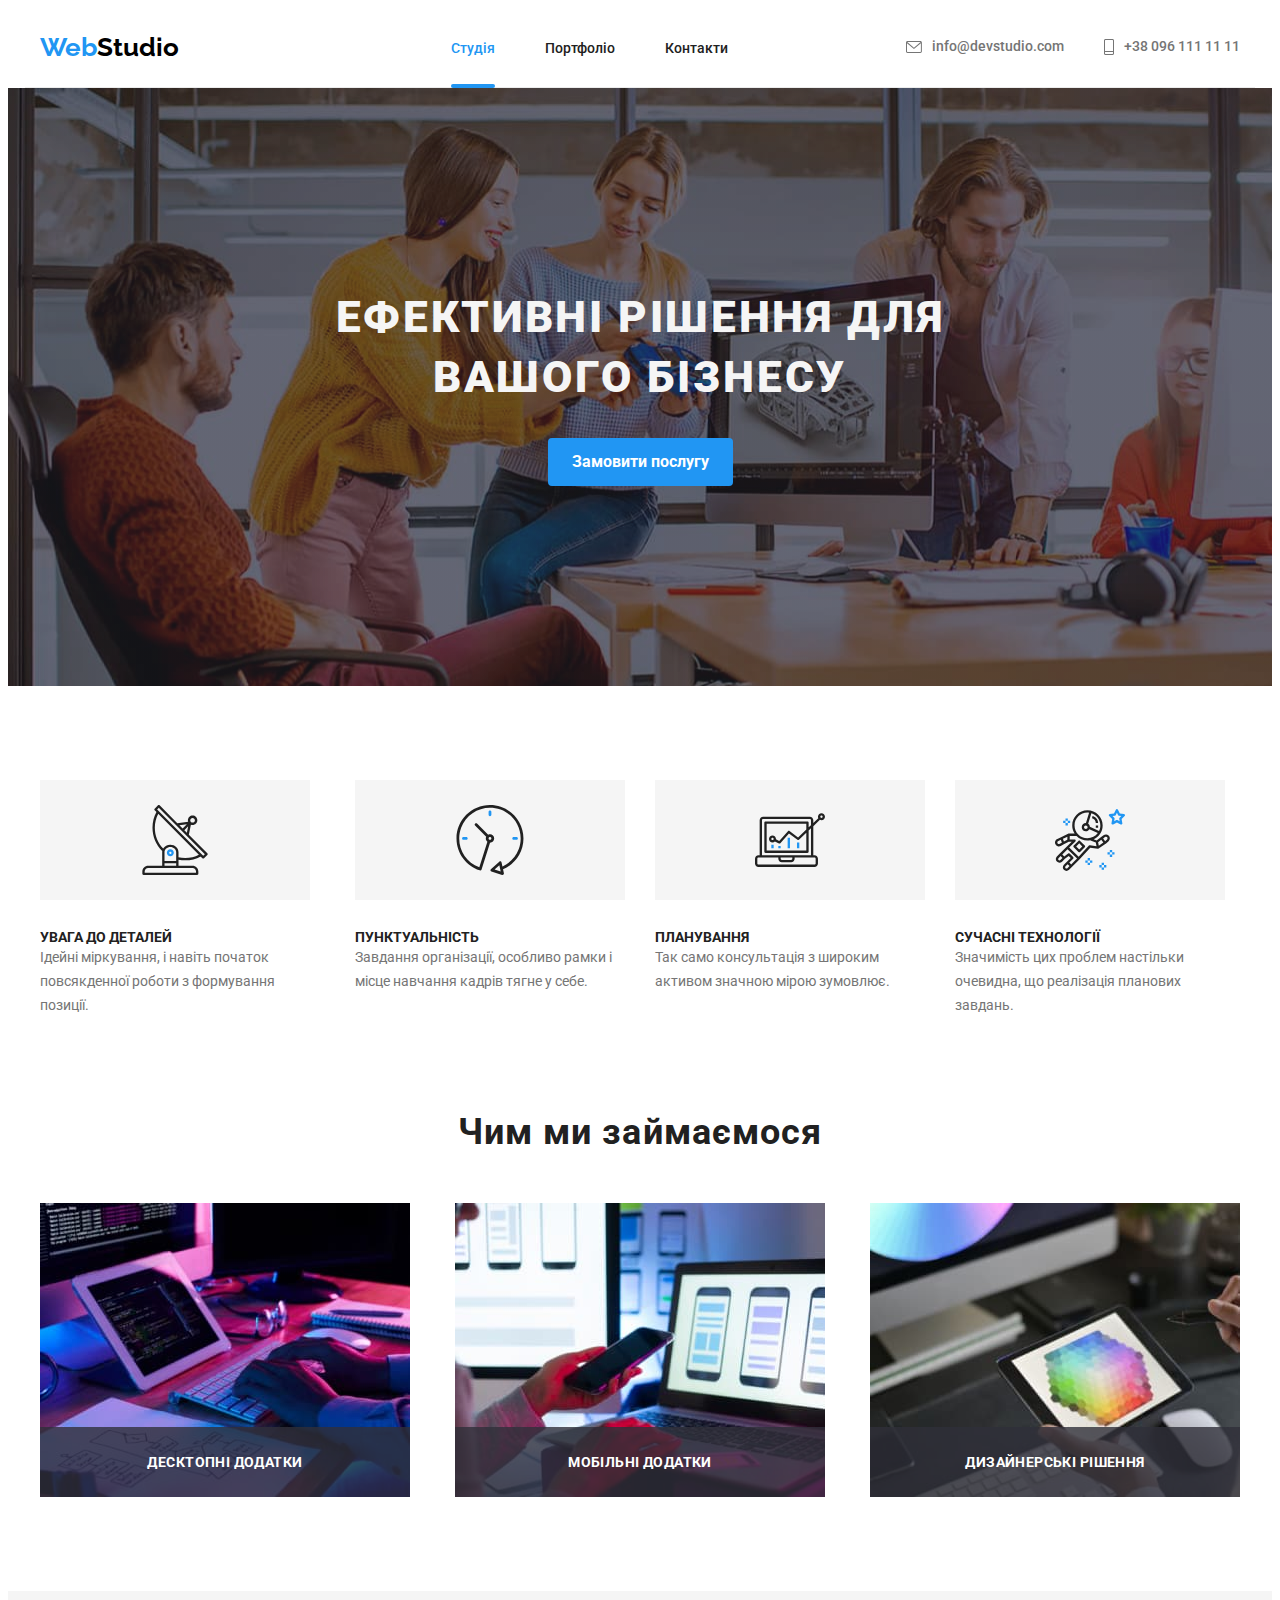
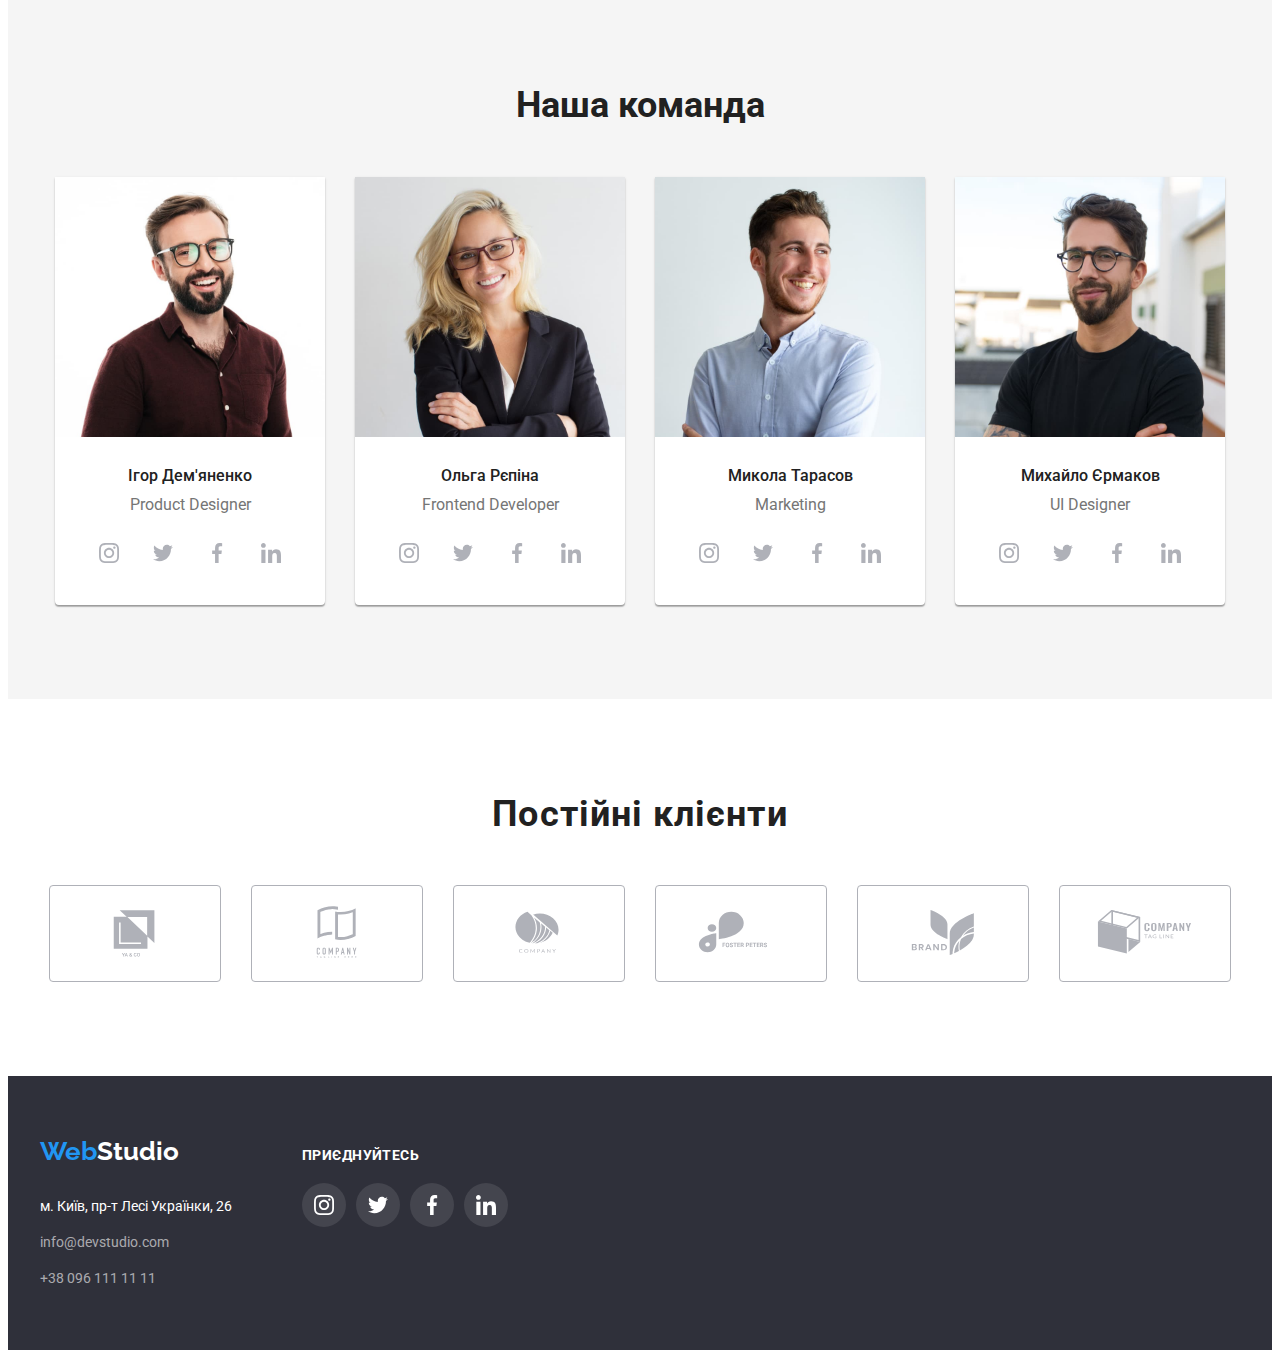
<file: index.html>
<!DOCTYPE html>
<html lang="uk">
  <head>
    <meta charset="UTF-8" />
    <meta http-equiv="X-UA-Compatible" content="IE=edge" />
    <meta name="viewport" content="width=device-width, initial-scale=1.0" />
    <title>Веб-студія</title>
    <link rel="preconnect" href="https://fonts.googleapis.com" />
    <link rel="preconnect" href="https://fonts.gstatic.com" crossorigin />
    <link
      href="https://fonts.googleapis.com/css2?family=Raleway:wght@700&family=Roboto:wght@400;500;700;900&display=swap"
      rel="stylesheet"
    />
    <link
      rel="stylesheet"
      href="https://cdnjs.cloudflare.com/ajax/libs/modern-normalize/1.1.0/modern-normalize.min.css"
      integrity="sha512-wpPYUAdjBVSE4KJnH1VR1HeZfpl1ub8YT/NKx4PuQ5NmX2tKuGu6U/JRp5y+Y8XG2tV+wKQpNHVUX03MfMFn9Q=="
      crossorigin="anonymous"
      referrerpolicy="no-referrer"
    />
    <link rel="stylesheet" href="./styles/styles.css" />
  </head>
  <body>
    <header>
      <div class="container header-flex">
        <a href="index.html" class="logo"><span class="logo-firstpart">Web</span>Studio</a>
        <nav>
          <ul class="list nav-links">
            <li>
              <a href="index.html" class="main-nav-link current">Студія</a>
            </li>
            <li><a href="portfolio.html" class="main-nav-link">Портфоліо</a></li>
            <li><a href="#" class="main-nav-link fix-link">Контакти</a></li>
          </ul>
        </nav>
        <ul class="list header-contacts">
          <li>
            <a href="mailto:info@devstudio.com" class="contact-link"
              ><svg class="heder-icon" width="16" height="12">
                <use href="./images/icons.svg#icon-mail"></use></svg
              >info@devstudio.com</a
            >
          </li>
          <li>
            <a href="tel:+380961111111" class="contact-link fix-link"
              ><svg class="heder-icon" width="10" height="16">
                <use href="./images/icons.svg#icon-smartphone"></use></svg
              >+38 096 111 11 11</a
            >
          </li>
        </ul>
      </div>
    </header>
    <main>
      <!-- Hero -->
      <section class="hero">
        <div class="container">
          <h1>Ефективні рішення для <br />вашого бізнесу</h1>
          <button type="button" class="button" data-modal-open>
            <span class="button-text">Замовити послугу</span>
          </button>
        </div>
      </section>
      <!-- Our advantages section  -->
      <section class="section advantages-fix">
        <h2 class="visually-hidden">Наші переваги</h2>
        <div class="container">
          <ul class="list advantages-flex">
            <li>
              <div class="advantages-icon">
                <svg width="70" height="70">
                  <use href="./images/icons.svg#icon-antenna"></use>
                </svg>
              </div>
              <h3 class="topic">УВАГА ДО ДЕТАЛЕЙ</h3>
              <p class="topic-text">
                Ідейні міркування, і навіть початок повсякденної роботи з формування позиції.
              </p>
            </li>
            <li>
              <div class="advantages-icon">
                <svg width="70" height="70">
                  <use href="./images/icons.svg#icon-clock"></use>
                </svg>
              </div>
              <h3 class="topic">ПУНКТУАЛЬНІСТЬ</h3>
              <p class="topic-text">
                Завдання організації, особливо рамки і місце навчання кадрів тягне у себе.
              </p>
            </li>
            <li>
              <div class="advantages-icon">
                <svg width="70" height="70">
                  <use href="./images/icons.svg#icon-diagram"></use>
                </svg>
              </div>
              <h3 class="topic">ПЛАНУВАННЯ</h3>
              <p class="topic-text">
                Так само консультація з широким активом значною мірою зумовлює.
              </p>
            </li>
            <li>
              <div class="advantages-icon">
                <svg width="70" height="70">
                  <use href="./images/icons.svg#icon-astronaut"></use>
                </svg>
              </div>
              <h3 class="topic">СУЧАСНІ ТЕХНОЛОГІЇ</h3>
              <p class="topic-text">
                Значимість цих проблем настільки очевидна, що реалізація планових завдань.
              </p>
            </li>
          </ul>
        </div>
      </section>
      <!-- What we do section -->
      <section class="section">
        <h2 class="topic topic-promo">Чим ми займаємося</h2>
        <div class="container">
          <ul class="list promo-image">
            <li>
              <div class="thumb">
                <img
                  src="./images/wwd1.jpg"
                  alt="Процес верстання сайту"
                  width="370"
                  height="294"
                />
                <div class="thumb-wrapper"><span class="thumb-text">Десктопні додатки</span></div>
              </div>
            </li>
            <li>
              <div class="thumb">
                <img
                  src="./images/wwd2.jpg"
                  alt="Адаптація під смартфон"
                  width="370"
                  height="294"
                />
                <div class="thumb-wrapper"><span class="thumb-text">Мобільні додатки</span></div>
              </div>
            </li>
            <li>
              <div class="thumb">
                <img
                  src="./images/wwd3.jpg"
                  alt="Робота з оформлення сайту"
                  width="370"
                  height="294"
                />
                <div class="thumb-wrapper">
                  <span class="thumb-text">Дизайнерські рішення</span>
                </div>
              </div>
            </li>
          </ul>
        </div>
      </section>
      <!-- Our team section-->
      <section class="section team">
        <div class="container">
          <h2 class="team-section">Наша команда</h2>
          <ul class="list team-list">
            <li class="team-card">
              <img src="./images/member1.jpg" alt="Перший член команди" width="270" height="260" />
              <div class="team-wrapper">
                <h3 class="team-topic">Ігор Дем'яненко</h3>
                <p lang="en" class="team-topic-text">Product Designer</p>
                <ul class="list social-media-list">
                  <li class="social-item">
                    <a href="#" class="social-media-link"
                      ><svg class="social-media-icons" width="20" height="20">
                        <use href="./images/icons.svg#icon-instagram"></use></svg
                    ></a>
                  </li>
                  <li class="social-item">
                    <a href="#" class="social-media-link"
                      ><svg class="social-media-icons" width="20" height="20">
                        <use href="./images/icons.svg#icon-twitter"></use></svg
                    ></a>
                  </li>
                  <li class="social-item">
                    <a href="#" class="social-media-link"
                      ><svg class="social-media-icons" width="20" height="20">
                        <use href="./images/icons.svg#icon-facebook"></use></svg
                    ></a>
                  </li>
                  <li class="social-item">
                    <a href="#" class="social-media-link"
                      ><svg class="social-media-icons" width="20" height="20">
                        <use href="./images/icons.svg#icon-linkedin"></use></svg
                    ></a>
                  </li>
                </ul>
              </div>
            </li>
            <li class="team-card">
              <img src="./images/member2.jpg" alt="Другий член команди" width="270" height="260" />
              <div class="team-wrapper">
                <h3 class="team-topic">Ольга Рєпіна</h3>
                <p lang="en" class="team-topic-text">Frontend Developer</p>
                <ul class="list social-media-list">
                  <li class="social-item">
                    <a href="#" class="social-media-link"
                      ><svg class="social-media-icons" width="20" height="20">
                        <use href="./images/icons.svg#icon-instagram"></use></svg
                    ></a>
                  </li>
                  <li class="social-item">
                    <a href="#" class="social-media-link"
                      ><svg class="social-media-icons" width="20" height="20">
                        <use href="./images/icons.svg#icon-twitter"></use></svg
                    ></a>
                  </li>
                  <li class="social-item">
                    <a href="#" class="social-media-link"
                      ><svg class="social-media-icons" width="20" height="20">
                        <use href="./images/icons.svg#icon-facebook"></use></svg
                    ></a>
                  </li>
                  <li class="social-item">
                    <a href="#" class="social-media-link"
                      ><svg class="social-media-icons" width="20" height="20">
                        <use href="./images/icons.svg#icon-linkedin"></use></svg
                    ></a>
                  </li>
                </ul>
              </div>
            </li>
            <li class="team-card">
              <img src="./images/member3.jpg" alt="Третій член команди" width="270" height="260" />
              <div class="team-wrapper">
                <h3 class="team-topic">Микола Тарасов</h3>
                <p lang="en" class="team-topic-text">Marketing</p>
                <ul class="list social-media-list">
                  <li class="social-item">
                    <a href="#" class="social-media-link"
                      ><svg class="social-media-icons" width="20" height="20">
                        <use href="./images/icons.svg#icon-instagram"></use></svg
                    ></a>
                  </li>
                  <li class="social-item">
                    <a href="#" class="social-media-link"
                      ><svg class="social-media-icons" width="20" height="20">
                        <use href="./images/icons.svg#icon-twitter"></use></svg
                    ></a>
                  </li>
                  <li class="social-item">
                    <a href="#" class="social-media-link"
                      ><svg class="social-media-icons" width="20" height="20">
                        <use href="./images/icons.svg#icon-facebook"></use></svg
                    ></a>
                  </li>
                  <li class="social-item">
                    <a href="#" class="social-media-link"
                      ><svg class="social-media-icons" width="20" height="20">
                        <use href="./images/icons.svg#icon-linkedin"></use></svg
                    ></a>
                  </li>
                </ul>
              </div>
            </li>
            <li class="team-card">
              <img
                src="./images/member4.jpg"
                alt="Четвертий член команди"
                width="270"
                height="260"
              />
              <div class="team-wrapper">
                <h3 class="team-topic">Михайло Єрмаков</h3>
                <p lang="en" class="team-topic-text">UI Designer</p>
                <ul class="list social-media-list">
                  <li class="social-item">
                    <a href="#" class="social-media-link"
                      ><svg class="social-media-icons" width="20" height="20">
                        <use href="./images/icons.svg#icon-instagram"></use></svg
                    ></a>
                  </li>
                  <li class="social-item">
                    <a href="#" class="social-media-link"
                      ><svg class="social-media-icons" width="20" height="20">
                        <use href="./images/icons.svg#icon-twitter"></use></svg
                    ></a>
                  </li>
                  <li class="social-item">
                    <a href="#" class="social-media-link"
                      ><svg class="social-media-icons" width="20" height="20">
                        <use href="./images/icons.svg#icon-facebook"></use></svg
                    ></a>
                  </li>
                  <li class="social-item">
                    <a href="#" class="social-media-link"
                      ><svg class="social-media-icons" width="20" height="20">
                        <use href="./images/icons.svg#icon-linkedin"></use></svg
                    ></a>
                  </li>
                </ul>
              </div>
            </li>
          </ul>
        </div>
      </section>
    </main>
    <!-- Сlients-section -->
    <section class="section">
      <div class="container">
        <h2 class="clients-logo">Постійні клієнти</h2>
        <ul class="list clients-list">
          <li class="clients-item">
            <a href="#" class="clients-link">
              <svg class="clients-icon" width="106" height="60">
                <use href="./images/icons.svg#icon-first-logo"></use></svg
            ></a>
          </li>
          <li class="clients-item">
            <a href="#" class="clients-link">
              <svg class="clients-icon" width="106" height="60">
                <use href="./images/icons.svg#icon-second-logo"></use></svg
            ></a>
          </li>
          <li class="clients-item">
            <a href="#" class="clients-link">
              <svg class="clients-icon" width="106" height="60">
                <use href="./images/icons.svg#icon-third-logo"></use></svg
            ></a>
          </li>
          <li class="clients-item">
            <a href="#" class="clients-link">
              <svg class="clients-icon" width="106" height="60">
                <use href="./images/icons.svg#icon-fourth-logo"></use></svg
            ></a>
          </li>
          <li class="clients-item">
            <a href="#" class="clients-link">
              <svg class="clients-icon" width="106" height="60">
                <use href="./images/icons.svg#icon-fifth-logo"></use></svg
            ></a>
          </li>
          <li class="clients-item">
            <a href="#" class="clients-link">
              <svg class="clients-icon" width="106" height="60">
                <use href="./images/icons.svg#icon-last-logo"></use></svg
            ></a>
          </li>
        </ul>
      </div>
    </section>
    <!-- Footer -->
    <footer class="footer">
      <div class="container footer-container">
        <div class="adress-container">
          <a href="index.html" class="footer-logo"><span class="logo-firstpart">Web</span>Studio</a>
          <address>
            <ul class="list">
              <li class="footer-list-item">
                <a
                  href="https://goo.gl/maps/z9Qv3HFJrDV9PnVbA"
                  target="_blank"
                  rel="noreferrer noopener"
                  class="footer-link"
                  >м. Київ, пр-т Лесі Українки, 26</a
                >
              </li>
              <li class="footer-list-item">
                <a href="mailto:info@devstudio.com" class="footer-link-second"
                  >info@devstudio.com</a
                >
              </li>
              <li class="footer-list-item">
                <a href="tel:+380961111111" class="footer-link-second">+38 096 111 11 11</a>
              </li>
            </ul>
          </address>
        </div>
        <div class="link-footer-container">
          <p class="link-footer-logo">приєднуйтесь</p>
          <ul class="list footer-social-list">
            <li class="foter-link-item">
              <a href="#" class="footer-social-link"
                ><svg width="20" height="20">
                  <use href="./images/icons.svg#icon-instagram"></use></svg
              ></a>
            </li>
            <li class="foter-link-item">
              <a href="#" class="footer-social-link"
                ><svg width="20" height="20">
                  <use href="./images/icons.svg#icon-twitter"></use></svg
              ></a>
            </li>
            <li class="foter-link-item">
              <a href="#" class="footer-social-link"
                ><svg width="20" height="20">
                  <use href="./images/icons.svg#icon-facebook"></use></svg
              ></a>
            </li>
            <li class="foter-link-item">
              <a href="#" class="footer-social-link"
                ><svg width="20" height="20">
                  <use href="./images/icons.svg#icon-linkedin"></use></svg
              ></a>
            </li>
          </ul>
        </div>
      </div>
    </footer>
    <div class="backdrop is-hidden" data-modal>
      <div class="modal">
        <button type="button" class="button-modal" data-modal-close></button>
      </div>
    </div>
    <script src="./JS/modal.js"></script>
  </body>
</html>
</file>
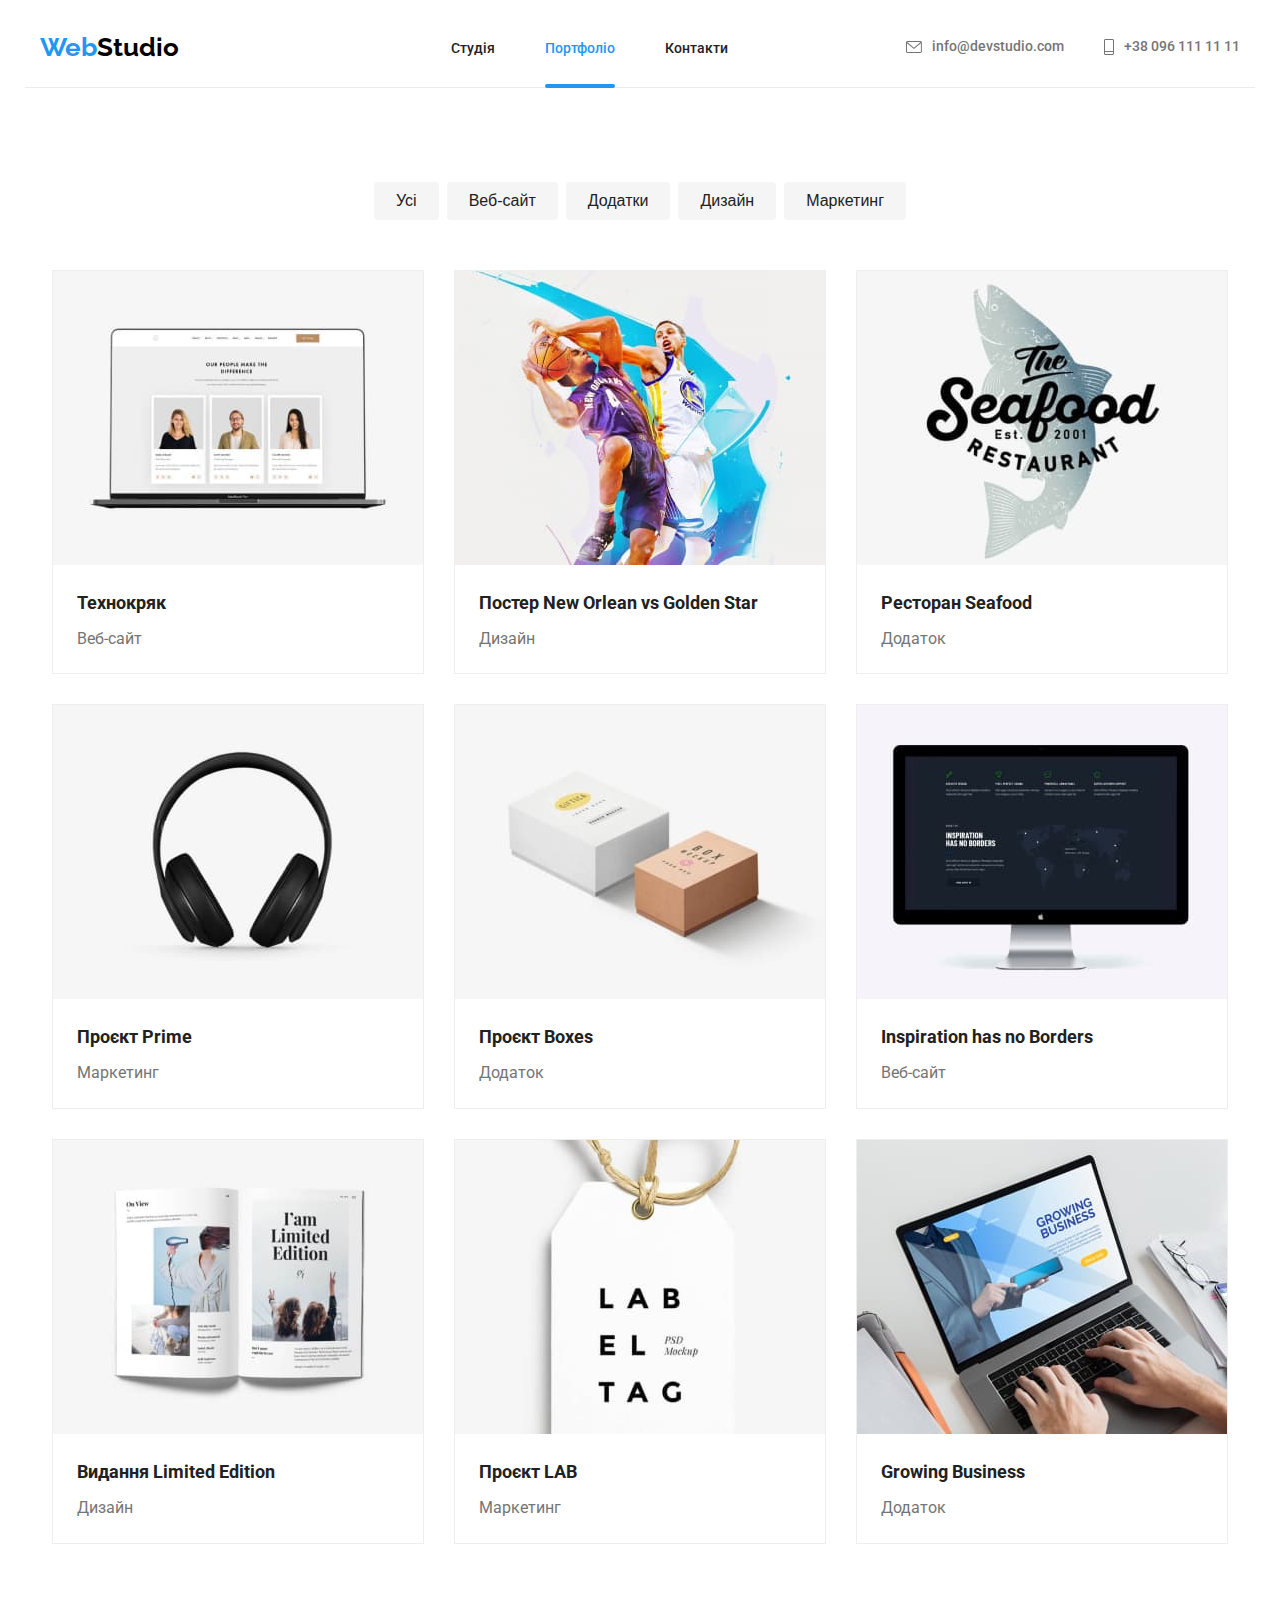
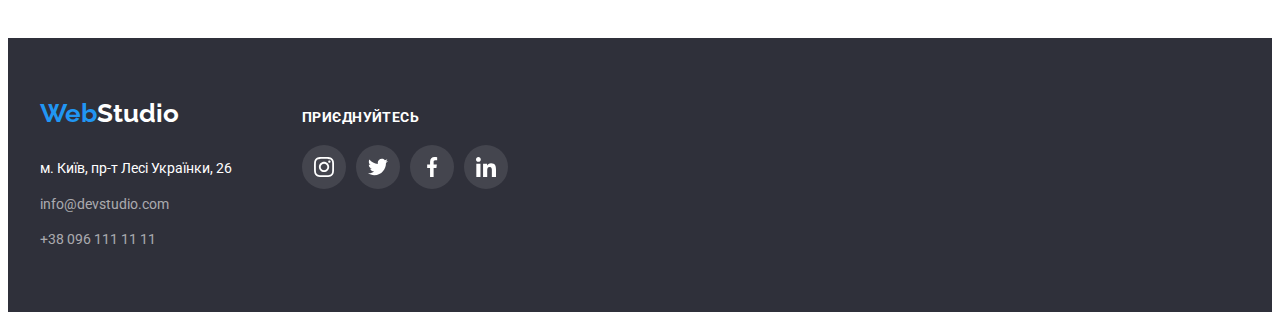
<file: portfolio.html>
<!DOCTYPE html>
<html lang="uk">
  <head>
    <meta charset="UTF-8" />
    <meta http-equiv="X-UA-Compatible" content="IE=edge" />
    <meta name="viewport" content="width=device-width, initial-scale=1.0" />
    <title>Портфоліо</title>
    <link rel="preconnect" href="https://fonts.googleapis.com" />
    <link rel="preconnect" href="https://fonts.gstatic.com" crossorigin />
    <link
      href="https://fonts.googleapis.com/css2?family=Raleway:wght@700&family=Roboto:wght@400;500;700;900&display=swap"
      rel="stylesheet"
    />
    <link
      rel="stylesheet"
      href="https://cdnjs.cloudflare.com/ajax/libs/modern-normalize/1.1.0/modern-normalize.min.css"
      integrity="sha512-wpPYUAdjBVSE4KJnH1VR1HeZfpl1ub8YT/NKx4PuQ5NmX2tKuGu6U/JRp5y+Y8XG2tV+wKQpNHVUX03MfMFn9Q=="
      crossorigin="anonymous"
      referrerpolicy="no-referrer"
    />
    <link rel="stylesheet" href="./styles/styles.css" />
  </head>
  <body>
    <header>
      <div class="container header-flex">
        <a href="index.html" class="logo"><span class="logo-firstpart">Web</span>Studio</a>
        <nav>
          <ul class="list nav-links">
            <li><a href="index.html" class="main-nav-link">Студія</a></li>
            <li><a href="portfolio.html" class="main-nav-link current">Портфоліо</a></li>
            <li><a href="#" class="main-nav-link fix-link">Контакти</a></li>
          </ul>
        </nav>
        <ul class="list header-contacts">
          <li>
            <a href="mailto:info@devstudio.com" class="contact-link"
              ><svg class="heder-icon" width="16" height="12">
                <use href="./images/icons.svg#icon-mail"></use></svg
              >info@devstudio.com</a
            >
          </li>
          <li>
            <a href="tel:+380961111111" class="contact-link fix-link"
              ><svg class="heder-icon" width="10" height="16">
                <use href="./images/icons.svg#icon-smartphone"></use></svg
              >+38 096 111 11 11</a
            >
          </li>
        </ul>
      </div>
    </header>
    <main>
      <!-- Work examples -->
      <section class="section">
        <div class="container">
          <h1 class="visually-hidden">Наші роботи</h1>
          <ul class="list filter-button">
            <li>
              <button type="button" class="secondary-button">Усі</button>
            </li>
            <li>
              <button type="button" class="secondary-button">Веб-сайт</button>
            </li>
            <li>
              <button type="button" class="secondary-button">Додатки</button>
            </li>
            <li>
              <button type="button" class="secondary-button">Дизайн</button>
            </li>
            <li>
              <button type="button" class="secondary-button">Маркетинг</button>
            </li>
          </ul>

          <ul class="list portfolio-flex">
            <li class="portfolio-list-item">
              <a href="#" class="portfolio-link">
                <div class="portfolio-thumb">
                  <div class="portfolio-wrapper">
                    <span class="text-portfolio"
                      >Ресурс пропонує комплексні пропозиції з різним рівнем функціоналу та
                      сервісів. Все це дозволить відвідувачу отримати вичерпні відомості про
                      компанію чи приватну особу.</span
                    >
                  </div>
                  <img src="./images/portfolio1.jpg" alt="Перше портфоліо" />
                </div>

                <div class="portfolio-card">
                  <h2 class="topic-portfolio">Технокряк</h2>
                  <p class="topic-portfolio-text">Веб-сайт</p>
                </div></a
              >
            </li>

            <li class="portfolio-list-item">
              <a href="#" class="portfolio-link">
                <div class="portfolio-thumb">
                  <div class="portfolio-wrapper">
                    <span class="text-portfolio"
                      >Ресурс пропонує комплексні пропозиції з різним рівнем функціоналу та
                      сервісів. Все це дозволить відвідувачу отримати вичерпні відомості про
                      компанію чи приватну особу.</span
                    >
                  </div>
                  <img src="./images/portfolio2.jpg" alt="Друге портфоліо" />
                </div>
                <div class="portfolio-card">
                  <h2 class="topic-portfolio">Постер New Orlean vs Golden Star</h2>
                  <p class="topic-portfolio-text">Дизайн</p>
                </div></a
              >
            </li>
            <li class="portfolio-list-item">
              <a href="#" class="portfolio-link">
                <div class="portfolio-thumb">
                  <div class="portfolio-wrapper">
                    <span class="text-portfolio"
                      >Ресурс пропонує комплексні пропозиції з різним рівнем функціоналу та
                      сервісів. Все це дозволить відвідувачу отримати вичерпні відомості про
                      компанію чи приватну особу.</span
                    >
                  </div>
                  <img src="./images/portfolio3.jpg" alt="Третє портфоліо" />
                </div>
                <div class="portfolio-card">
                  <h2 class="topic-portfolio">Ресторан Seafood</h2>
                  <p class="topic-portfolio-text">Додаток</p>
                </div></a
              >
            </li>
            <li class="portfolio-list-item">
              <a href="#" class="portfolio-link"
                ><div class="portfolio-thumb">
                  <div class="portfolio-wrapper">
                    <span class="text-portfolio"
                      >Ресурс пропонує комплексні пропозиції з різним рівнем функціоналу та
                      сервісів. Все це дозволить відвідувачу отримати вичерпні відомості про
                      компанію чи приватну особу.</span
                    >
                  </div>
                  <img src="./images/portfolio4.jpg" alt="Четверте портфоліо" />
                </div>
                <div class="portfolio-card">
                  <h2 class="topic-portfolio">Проєкт Prime</h2>
                  <p class="topic-portfolio-text">Маркетинг</p>
                </div></a
              >
            </li>
            <li class="portfolio-list-item">
              <a href="#" class="portfolio-link"
                ><div class="portfolio-thumb">
                  <div class="portfolio-wrapper">
                    <span class="text-portfolio"
                      >Ресурс пропонує комплексні пропозиції з різним рівнем функціоналу та
                      сервісів. Все це дозволить відвідувачу отримати вичерпні відомості про
                      компанію чи приватну особу.</span
                    >
                  </div>
                  <img src="./images/portfolio5.jpg" alt="П'яте портфоліо" />
                </div>
                <div class="portfolio-card">
                  <h2 class="topic-portfolio">Проєкт Boxes</h2>
                  <p class="topic-portfolio-text">Додаток</p>
                </div></a
              >
            </li>
            <li class="portfolio-list-item">
              <a href="#" class="portfolio-link"
                ><div class="portfolio-thumb">
                  <div class="portfolio-wrapper">
                    <span class="text-portfolio"
                      >Ресурс пропонує комплексні пропозиції з різним рівнем функціоналу та
                      сервісів. Все це дозволить відвідувачу отримати вичерпні відомості про
                      компанію чи приватну особу.</span
                    >
                  </div>
                  <img src="./images/portfolio6.jpg" alt="Шосте портфоліо" />
                </div>
                <div class="portfolio-card">
                  <h2 class="topic-portfolio">Inspiration has no Borders</h2>
                  <p class="topic-portfolio-text">Веб-сайт</p>
                </div></a
              >
            </li>
            <li class="portfolio-list-item">
              <a href="#" class="portfolio-link"
                ><div class="portfolio-thumb">
                  <div class="portfolio-wrapper">
                    <span class="text-portfolio"
                      >Ресурс пропонує комплексні пропозиції з різним рівнем функціоналу та
                      сервісів. Все це дозволить відвідувачу отримати вичерпні відомості про
                      компанію чи приватну особу.</span
                    >
                  </div>
                  <img src="./images/portfolio7.jpg" alt="Сьоме портфоліо" />
                </div>
                <div class="portfolio-card">
                  <h2 class="topic-portfolio">Видання Limited Edition</h2>
                  <p class="topic-portfolio-text">Дизайн</p>
                </div></a
              >
            </li>
            <li class="portfolio-list-item">
              <a href="#" class="portfolio-link"
                ><div class="portfolio-thumb">
                  <div class="portfolio-wrapper">
                    <span class="text-portfolio"
                      >Ресурс пропонує комплексні пропозиції з різним рівнем функціоналу та
                      сервісів. Все це дозволить відвідувачу отримати вичерпні відомості про
                      компанію чи приватну особу.</span
                    >
                  </div>
                  <img src="./images/portfolio8.jpg" alt="Восьме портфоліо" />
                </div>
                <div class="portfolio-card">
                  <h2 class="topic-portfolio">Проєкт LAB</h2>
                  <p class="topic-portfolio-text">Маркетинг</p>
                </div></a
              >
            </li>
            <li class="portfolio-list-item">
              <a href="#" class="portfolio-link"
                ><div class="portfolio-thumb">
                  <div class="portfolio-wrapper">
                    <span class="text-portfolio"
                      >Ресурс пропонує комплексні пропозиції з різним рівнем функціоналу та
                      сервісів. Все це дозволить відвідувачу отримати вичерпні відомості про
                      компанію чи приватну особу.</span
                    >
                  </div>
                  <img src="./images/portfolio9.jpg" alt="Дев'яте портфоліо" />
                </div>
                <div class="portfolio-card">
                  <h2 class="topic-portfolio">Growing Business</h2>
                  <p class="topic-portfolio-text">Додаток</p>
                </div></a
              >
            </li>
          </ul>
        </div>
      </section>
    </main>
    <footer class="footer">
      <div class="container footer-container">
        <div class="adress-container">
          <a href="index.html" class="footer-logo"><span class="logo-firstpart">Web</span>Studio</a>
          <address>
            <ul class="list">
              <li class="footer-list-item">
                <a
                  href="https://goo.gl/maps/z9Qv3HFJrDV9PnVbA"
                  target="_blank"
                  rel="noreferrer noopener"
                  class="footer-link"
                  >м. Київ, пр-т Лесі Українки, 26</a
                >
              </li>
              <li class="footer-list-item">
                <a href="mailto:info@devstudio.com" class="footer-link-second"
                  >info@devstudio.com</a
                >
              </li>
              <li class="footer-list-item">
                <a href="tel:+380961111111" class="footer-link-second">+38 096 111 11 11</a>
              </li>
            </ul>
          </address>
        </div>
        <div class="link-footer-container">
          <p class="link-footer-logo">приєднуйтесь</p>
          <ul class="list footer-social-list">
            <li class="foter-link-item">
              <a href="#" class="footer-social-link"
                ><svg width="20" height="20">
                  <use href="./images/icons.svg#icon-instagram"></use></svg
              ></a>
            </li>
            <li class="foter-link-item">
              <a href="#" class="footer-social-link"
                ><svg width="20" height="20">
                  <use href="./images/icons.svg#icon-twitter"></use></svg
              ></a>
            </li>
            <li class="foter-link-item">
              <a href="#" class="footer-social-link"
                ><svg width="20" height="20">
                  <use href="./images/icons.svg#icon-facebook"></use></svg
              ></a>
            </li>
            <li class="foter-link-item">
              <a href="#" class="footer-social-link"
                ><svg width="20" height="20">
                  <use href="./images/icons.svg#icon-linkedin"></use></svg
              ></a>
            </li>
          </ul>
        </div>
      </div>
    </footer>
  </body>
</html>
</file>
<file: styles/styles.css>
:root {
  --topic-color: #212121;
  --black-logo: #000000;
  --text-color: #757575;
  --button-color: #2196f3;
  --main-background-color: #f5f5f5;
  --main-background-color-second: #ffffff;
  --hero-color: #2f303a;
  --footer-link-second-color: rgba(255, 255, 255, 0.6);
}

body {
  font-family: 'Roboto', 'Raleway', sans-serif;
  color: var(--topic-color);
}

.visually-hidden {
  position: absolute;
  white-space: nowrap;
  width: 1px;
  height: 1px;
  overflow: hidden;
  border: 0;
  padding: 0;
  clip: rect(0 0 0 0);
  clip-path: inset(50%);
  margin: -1px;
}
.list {
  list-style: none;
  padding-left: 0;
  margin: 0;
}

h1,
h2,
h3,
h4,
h5,
h6,
p,
ul {
  margin: 0;
  padding: 0;
}

img {
  display: block;
  max-width: 100%;
  height: auto;
}

/* POSITION */
.container {
  margin-left: auto;
  margin-right: auto;
  width: 1200px;
  padding-left: 15px;
  padding-right: 15px;
}
.section {
  padding-top: 94px;
  padding-bottom: 94px;
}

/* NAVIGATION */
header {
  background-color: var(--main-background-color-second);
}

.header-flex {
  display: flex;
  justify-content: space-between;
  align-items: center;
  padding-top: 24px;
  padding-bottom: 24px;

  border-bottom: 1px solid #ececec;
}

.nav-links {
  display: flex;
  justify-content: space-between;
}

.header-contacts {
  display: flex;
  justify-content: space-between;
  align-items: center;
}

.logo {
  color: var(--black-logo);
  font-family: 'Raleway';
  font-weight: 700;
  font-size: 26px;
  line-height: 1.19;
  text-decoration: none;
  margin-right: 93px;
}
.logo-firstpart {
  color: var(--button-color);
}

.main-nav-link {
  color: var(--topic-color);
  cursor: pointer;
  font-weight: 500;
  font-size: 14px;
  line-height: 1.14;
  text-decoration: none;
  position: relative;
  margin-right: 50px;
  padding-bottom: 32px;
  transition: color 250ms cubic-bezier(0.4, 0, 0.2, 1);
}

.main-nav-link:hover,
.main-nav-link:focus {
  color: var(--button-color);
}
.main-nav-link.current {
  color: var(--button-color);
}
.current::after {
  content: '';
  display: block;
  position: absolute;
  left: 0;
  bottom: 0;
  width: 100%;
  height: 4px;

  background: var(--button-color);
  border-radius: 2px;
}

.contact-link {
  display: flex;
  align-items: center;

  color: var(--text-color);
  cursor: pointer;
  font-weight: 500;
  font-size: 14px;
  line-height: 1.14;
  text-decoration: none;

  margin-right: 40px;
  transition: color 250ms cubic-bezier(0.4, 0, 0.2, 1);
}
.contact-link:hover,
.contact-link:focus {
  color: var(--button-color);
}

.heder-icon {
  margin-right: 10px;
  fill: currentColor;
}

.fix-link {
  margin-right: 0;
}

/* HERO */
.hero {
  background-image: linear-gradient(rgba(47, 48, 58, 0.4), rgba(47, 48, 58, 0.4)),
    url('../images/hero-back.jpg');

  padding-top: 200px;
  padding-bottom: 200px;
}
h1 {
  color: var(--main-background-color);
  font-family: 'Roboto';
  font-weight: 900;
  font-size: 44px;
  line-height: 1.36;
  text-transform: uppercase;
  text-align: center;
  letter-spacing: 0.06em;

  margin-bottom: 30px;
}
.button {
  background-color: var(--button-color);
  cursor: pointer;
  border: none;
  display: block;
  margin-right: auto;
  margin-left: auto;
  padding-top: 10px;
  padding-right: 24px;
  padding-bottom: 10px;
  padding-left: 24px;
  border-radius: 4px;
}
.button-text {
  color: var(--main-background-color-second);
  font-family: 'Roboto';
  font-weight: 700;
  font-size: 16px;
  line-height: 1.8;
}

/* Our advantages section */ /* What we do section */

.advantages-fix {
  padding-bottom: 0;
}
.advantages-flex {
  display: flex;
  justify-content: space-between;
}

.advantages-flex > li {
  margin-right: 30px;
}

.list.advantages-flex > li:last-child {
  margin-right: 0;
}
.advantages-icon {
  display: flex;
  justify-content: center;
  align-items: center;
  margin-bottom: 30px;
  width: 270px;
  height: 120px;
  background-color: var(--main-background-color);
}
.topic {
  color: var(--topic-color);
  font-size: 14px;
  line-height: 1.14;
}

.topic-promo {
  text-align: center;
  font-size: 36px;
  line-height: 1.16;
  letter-spacing: 0.03em;
  margin-bottom: 50px;
}

.topic-text {
  color: var(--text-color);
  font-weight: 400;
  font-size: 14px;
  line-height: 1.7;
}

.promo-image {
  display: flex;
  justify-content: space-between;
}

.list.promo-image > li:not(:last-child) {
  margin-right: 30px;
}
.thumb {
  position: relative;
}
.thumb-wrapper {
  position: absolute;
  bottom: 0;
  left: 0;

  height: 70px;
  width: 100%;
  background-color: rgba(47, 48, 58, 0.8);
  display: flex;
  align-items: center;
  justify-content: center;
}
.thumb-text {
  display: block;
  font-weight: 700;
  font-size: 14px;
  line-height: 16px;
  text-align: center;
  letter-spacing: 0.03em;
  text-transform: uppercase;
  color: var(--main-background-color-second);
}
/* Our team section */
.team {
  background-color: var(--main-background-color);
}
.team-section {
  color: var(--topic-color);
  font-size: 36px;
  line-height: 1.16;
  text-align: center;
  margin-bottom: 50px;
}

.team-list {
  display: flex;
  justify-content: space-around;
}

.team-card {
  background-color: #ffffff;
}

.team-wrapper {
  padding: 30px 0 30px 0;
}

.team-topic {
  color: var(--topic-color);
  font-weight: 500;
  font-size: 16px;
  line-height: 1.18;
  text-align: center;
  /* margin-top: 30px; */
  margin-bottom: 10px;
}
.team-topic-text {
  color: var(--text-color);
  font-weight: 400;
  font-size: 16px;
  line-height: 1.18;
  text-align: center;
  /* padding-bottom: 30px; */
}

.list.team-list > li {
  box-shadow: 0px 1px 3px rgba(0, 0, 0, 0.12), 0px 1px 1px rgba(0, 0, 0, 0.14),
    0px 2px 1px rgba(0, 0, 0, 0.2);
  border-radius: 0px 0px 4px 4px;
}

.social-media-list {
  display: flex;

  align-items: center;
  gap: 10px;
  padding-right: 32px;
  padding-left: 32px;
  margin-top: 16px;
}
.social-item {
  width: 44px;
  height: 44px;
  border-radius: 50%;
}

.social-media-link {
  display: flex;
  justify-content: center;
  align-items: center;
  border-radius: 50%;
  width: 100%;
  height: 100%;

  fill: #afb1b8;
  transition: background-color 250ms cubic-bezier(0.4, 0, 0.2, 1),
    fill 250ms cubic-bezier(0.4, 0, 0.2, 1);
}
.social-media-link:hover,
.social-media-link:focus {
  background-color: #2196f3;
  fill: var(--main-background-color-second);
  border-radius: 50%;
}

/* CLIENTS */
.clients-logo {
  font-weight: 700;
  font-size: 36px;
  line-height: 42px;
  text-align: center;
  letter-spacing: 0.03em;

  margin-bottom: 50px;
}
.clients-list {
  display: flex;
  justify-content: center;
  align-items: center;
  gap: 30px;
}
.clients-item {
  display: flex;
  justify-content: center;
  align-items: center;
}

.clients-link {
  display: flex;
  justify-content: center;
  align-items: center;
  fill: #afb1b8;
  border: 1px solid #afb1b8;
  border-radius: 4px;
  width: 170px;
  height: 95px;
  transition: fill 250ms cubic-bezier(0.4, 0, 0.2, 1), border 250ms cubic-bezier(0.4, 0, 0.2, 1);
}
.clients-link:hover,
.clients-link:focus {
  fill: #2196f3;
  border: 1px solid #2196f3;
  border-radius: 4px;
  outline: #2196f3;
}

/* FOOTER */
footer {
  background-color: var(--hero-color);
}

.footer {
  padding-top: 60px;
  padding-bottom: 60px;
}
.footer-container {
  display: flex;
  align-items: baseline;
  gap: 70px;
}
.footer-social-list {
  display: flex;
  gap: 10px;
  margin-top: 20px;
}

.foter-link-item {
  width: 44px;
  height: 44px;
  border-radius: 50%;
  background: rgba(255, 255, 255, 0.1);
}
.footer-social-link {
  fill: var(--main-background-color-second);
  display: flex;
  justify-content: center;
  align-items: center;

  width: 100%;
  height: 100%;
  border-radius: 50%;
  transition: background 250ms cubic-bezier(0.4, 0, 0.2, 1);
}
.footer-social-link:hover,
.footer-social-link:focus {
  border-radius: 50%;
  background: #2196f3;
}
.footer-logo {
  color: var(--main-background-color-second);
  font-family: 'Raleway';
  font-weight: 700;
  font-size: 26px;
  line-height: 1.19;
  text-decoration: none;
  display: inline-block;
  margin-bottom: 28px;
}
.footer-link {
  color: var(--main-background-color-second);
  font-style: normal;
  font-weight: 400;
  font-size: 14px;
  line-height: 1.7;
  text-decoration: none;
}
.footer-link-second {
  color: var(--footer-link-second-color);
  font-style: normal;
  font-weight: 400;
  font-size: 14px;
  line-height: 1.7;
  text-decoration: none;
  transition: color 250ms cubic-bezier(0.4, 0, 0.2, 1);
}
.footer-link-second:hover,
.footer-link-second:focus {
  color: var(--button-color);
}

.footer-list-item:not(:last-child) {
  margin-bottom: 12px;
}
.link-footer-logo {
  color: var(--main-background-color-second);
  font-weight: 700;
  font-size: 14px;
  line-height: 16px;
  letter-spacing: 0.03em;
  text-transform: uppercase;
}

/* PORTFOLIO */

.filter-button {
  margin-bottom: 50px;
  display: flex;
  justify-content: center;
}

.list.filter-button > li:not(:last-child) {
  margin-right: 8px;
}

.secondary-button {
  background-color: var(--main-background-color);
  color: var(--topic-color);
  font-weight: 500;
  font-size: 16px;
  line-height: 1.6;
  cursor: pointer;
  padding-top: 6px;
  padding-right: 22px;
  padding-bottom: 6px;
  padding-left: 22px;
  border-radius: 4px;
  border: none;
  transition: background-color 250ms cubic-bezier(0.4, 0, 0.2, 1),
    color 250ms cubic-bezier(0.4, 0, 0.2, 1), box-shadow 250ms cubic-bezier(0.4, 0, 0.2, 1);
}
.secondary-button:hover,
.secondary-button:focus {
  background-color: var(--button-color);
  color: var(--main-background-color-second);
  box-shadow: 0px 3px 1px rgba(0, 0, 0, 0.1), 0px 1px 2px rgba(0, 0, 0, 0.08),
    0px 2px 2px rgba(0, 0, 0, 0.12);
}

.portfolio-flex {
  padding-top: 0;
  display: flex;
  justify-content: center;
  flex-wrap: wrap;
  gap: 30px;
}

.portfolio-list-item {
  width: 370px;
  border: 1px solid #eeeeee;
}
.portfolio-link {
  display: block;
  text-decoration: none;
  width: 100%;
  height: 100%;
  transition: box-shadow 250ms cubic-bezier(0.4, 0, 0.2, 1);
}
.portfolio-link:hover,
.portfolio-link:focus {
  box-shadow: 0px 1px 1px rgba(0, 0, 0, 0.12), 0px 4px 4px rgba(0, 0, 0, 0.06),
    1px 4px 6px rgba(0, 0, 0, 0.16);
  outline-style: none;
}

.portfolio-card {
  padding: 20px 24px;
}

.topic-portfolio {
  color: var(--topic-color);
  font-size: 18px;
  line-height: 2;
  margin-bottom: 4px;
}
.topic-portfolio-text {
  color: var(--text-color);
  font-weight: 400;
  font-size: 16px;
  line-height: 1.8;
}
.portfolio-thumb {
  position: relative;
  overflow: hidden;
}
.portfolio-wrapper {
  position: absolute;
  transform: translateY(100%);
  transition: transform 250ms cubic-bezier(0.4, 0, 0.2, 1);

  background-color: rgba(33, 150, 243, 0.9);
  padding: 63px 24px;
}
.text-portfolio {
  font-weight: 400;
  font-size: 18px;
  line-height: 28px;

  letter-spacing: 0.03em;

  color: var(--main-background-color-second);
}
.portfolio-link:hover .portfolio-wrapper {
  transform: translateY(0);
}
/* MODAL */
.backdrop {
  position: fixed;
  top: 0;
  left: 0;
  width: 100%;
  height: 100%;
  background-color: rgba(0, 0, 0, 0.2);
  transition: opacity 250ms cubic-bezier(0.4, 0, 0.2, 1),
    visibility 250ms cubic-bezier(0.4, 0, 0.2, 1);
}

.backdrop.is-hidden .modal {
  transform: translate(-50%, -50%) scale(1.2);
}
.modal {
  position: absolute;
  top: 50%;
  left: 50%;
  transform: translate(-50%, -50%);

  width: 100%;
  max-width: 528px;
  height: 100%;
  max-height: 581px;
  background: #ffffff;
  box-shadow: 0px 1px 3px rgba(0, 0, 0, 0.12), 0px 1px 1px rgba(0, 0, 0, 0.14),
    0px 2px 1px rgba(0, 0, 0, 0.2);
  border-radius: 4px;
  transition: transform 250ms cubic-bezier(0.4, 0, 0.2, 1);
}
.button-modal {
  position: absolute;
  top: 0;
  right: 0;
  margin-top: 8px;
  margin-right: 8px;

  width: 30px;
  height: 30px;
  background-color: #ffffff;
  background-image: url('../images/icon-close.svg');
  background-repeat: no-repeat;
  background-position: center;
  border: 1px solid rgba(0, 0, 0, 0.1);
  border-radius: 50%;
  cursor: pointer;
}
.is-hidden {
  opacity: 0;
  visibility: hidden;
  pointer-events: none;
}
</file>
